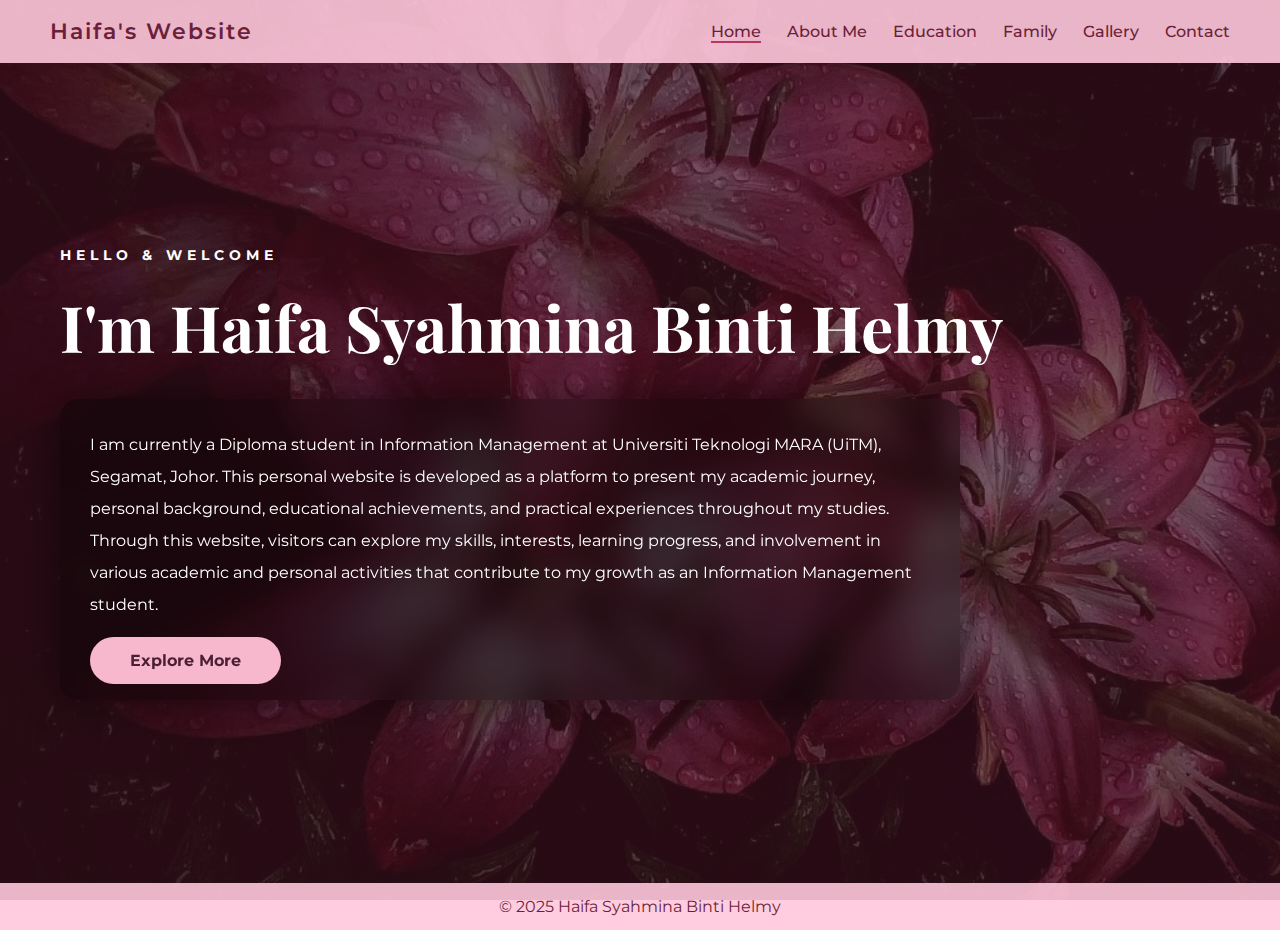
<file: Index.html>
<!DOCTYPE html>
<html lang="en">
<head>
  <meta charset="UTF-8">
  <title>Haifa's Website</title>

  <link href="https://fonts.googleapis.com/css2?family=Playfair+Display:wght@500;600;700&family=Montserrat:wght@400;500;600&display=swap" rel="stylesheet">
  <link rel="stylesheet" href="style.css">
</head>

<body>

<header class="header">
  <div class="logo">Haifa's Website</div>
  <nav class="nav">
    <a href="index.html" class="active">Home</a>
    <a href="aboutme.html">About Me</a>
    <a href="education.html">Education</a>
    <a href="family.html">Family</a>
    <a href="gallery.html">Gallery</a>
    <a href="contact.html">Contact</a>
  </nav>
</header>

<section class="hero">
  <div class="hero-content">

    <h5>HELLO & WELCOME</h5>

    <h1 class="name">
      I'm Haifa Syahmina Binti Helmy
    </h1>

    <div class="intro-box">
      <p>
        I am currently a Diploma student in Information Management at Universiti Teknologi MARA (UiTM),
        Segamat, Johor. This personal website is developed as a platform to present my academic journey,
        personal background, educational achievements, and practical experiences throughout my studies.
        Through this website, visitors can explore my skills, interests, learning progress, and involvement
        in various academic and personal activities that contribute to my growth as an Information
        Management student.
              </p>

      <a href="aboutme.html" class="btn">Explore More</a>
    </div>

  </div>
</section>

<footer class="footer">
  © 2025 Haifa Syahmina Binti Helmy
</footer>

</body>
</html>
</file>
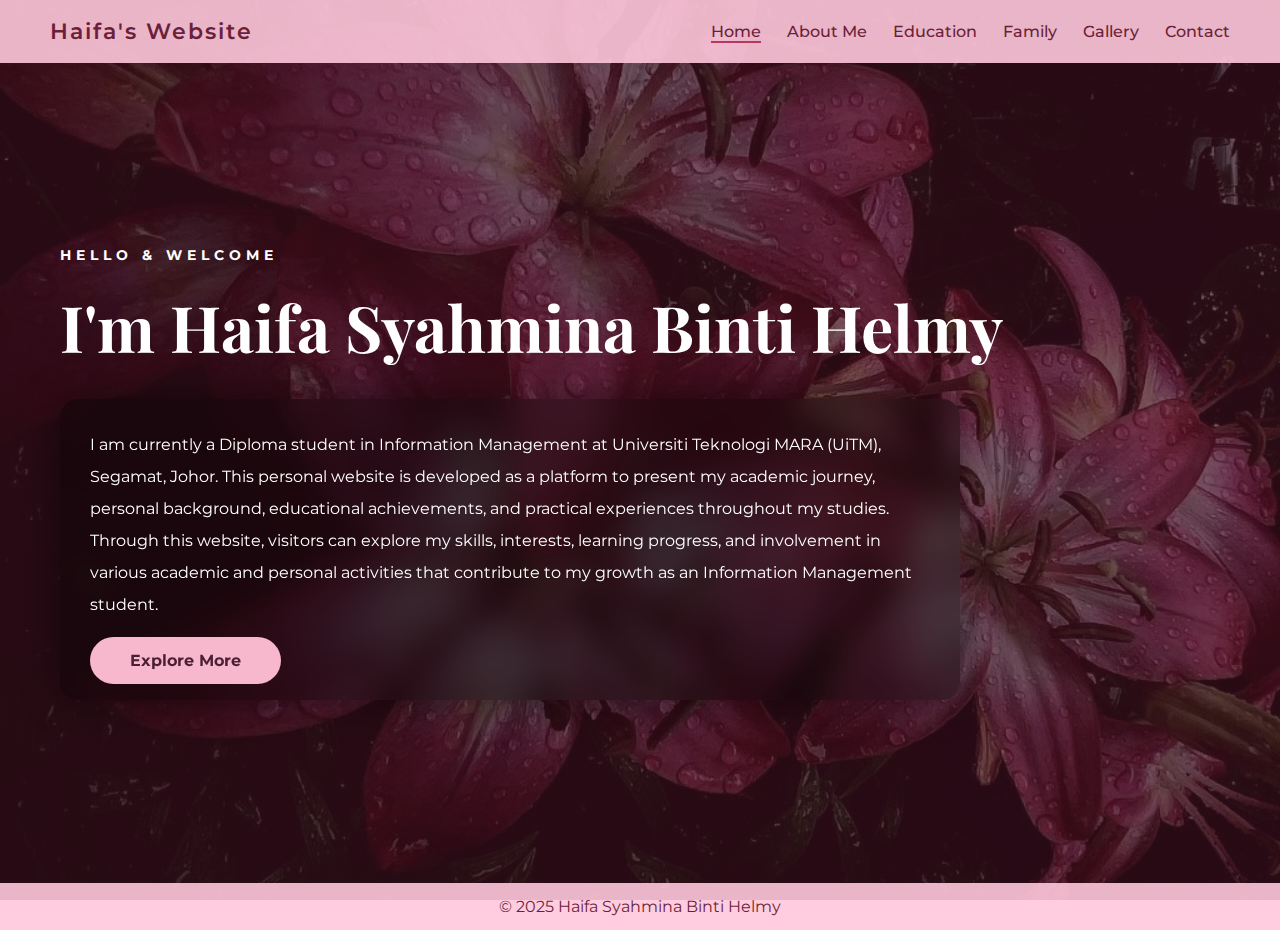
<file: index.html>
<!DOCTYPE html>
<html lang="en">
<head>
  <meta charset="UTF-8">
  <title>Haifa's Website</title>

  <link href="https://fonts.googleapis.com/css2?family=Playfair+Display:wght@500;600;700&family=Montserrat:wght@400;500;600&display=swap" rel="stylesheet">
  <link rel="stylesheet" href="style.css">
</head>

<body>

<header class="header">
  <div class="logo">Haifa's Website</div>
  <nav class="nav">
    <a href="index.html" class="active">Home</a>
    <a href="aboutme.html">About Me</a>
    <a href="education.html">Education</a>
    <a href="family.html">Family</a>
    <a href="gallery.html">Gallery</a>
    <a href="contact.html">Contact</a>
  </nav>
</header>

<section class="hero">
  <div class="hero-content">

    <h5>HELLO & WELCOME</h5>

    <h1 class="name">
      I'm Haifa Syahmina Binti Helmy
    </h1>

    <div class="intro-box">
      <p>
        I am currently a Diploma student in Information Management at Universiti Teknologi MARA (UiTM),
        Segamat, Johor. This personal website is developed as a platform to present my academic journey,
        personal background, educational achievements, and practical experiences throughout my studies.
        Through this website, visitors can explore my skills, interests, learning progress, and involvement
        in various academic and personal activities that contribute to my growth as an Information
        Management student.
              </p>

      <a href="aboutme.html" class="btn">Explore More</a>
    </div>

  </div>
</section>

<footer class="footer">
  © 2025 Haifa Syahmina Binti Helmy
</footer>

</body>
</html>
</file>
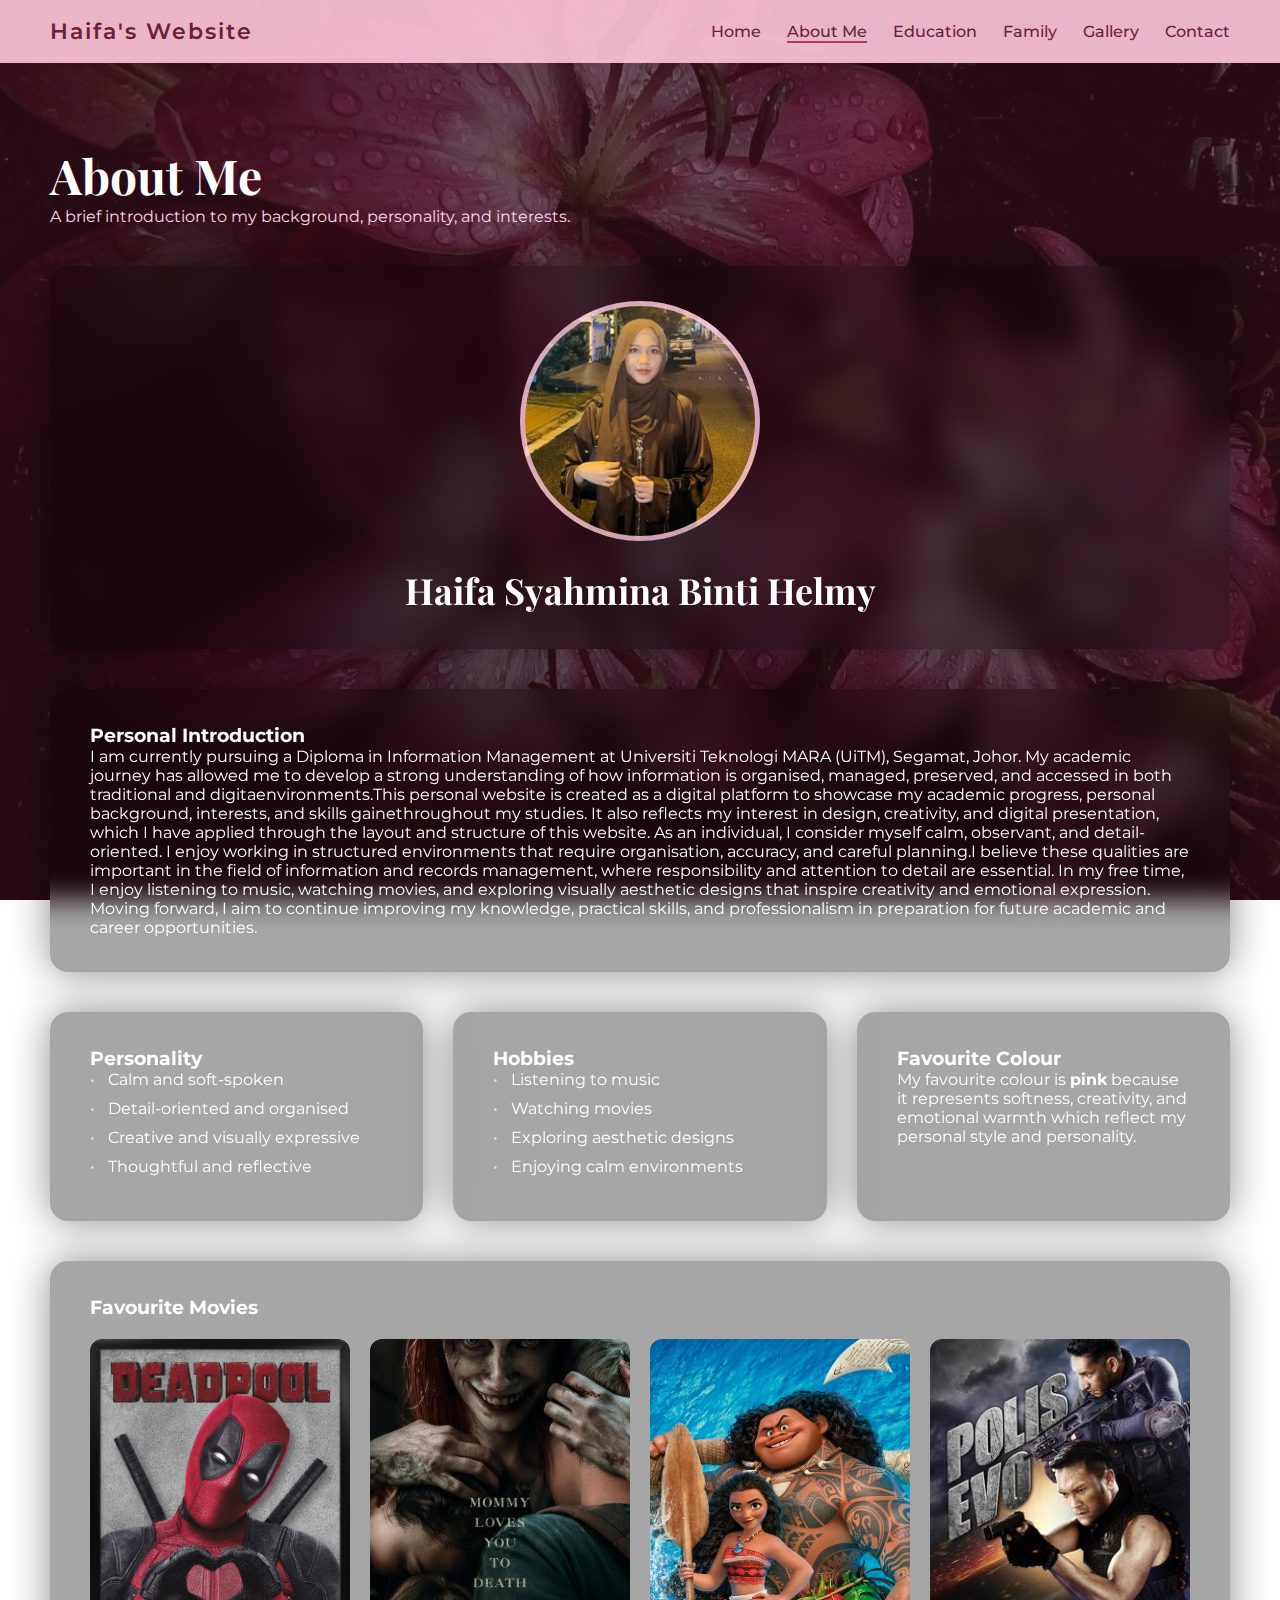
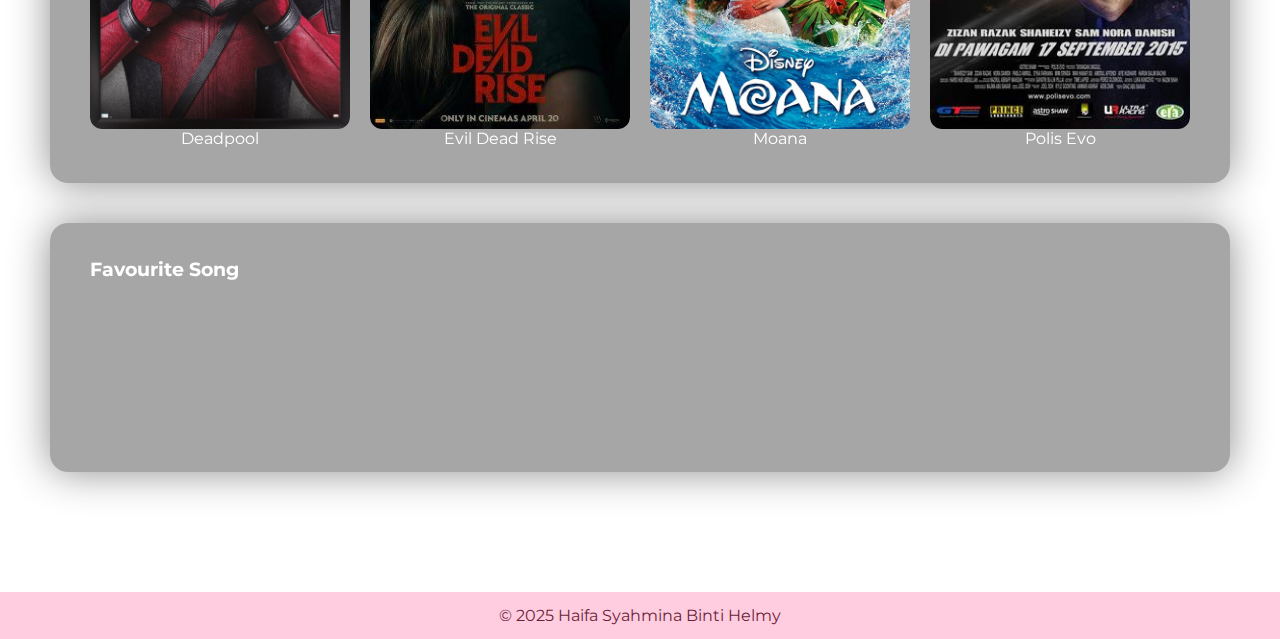
<file: aboutme.html>
<!DOCTYPE html>
<html lang="en">
<head>
  <meta charset="UTF-8">
  <title>About Me | Haifa's Website</title>

  <link href="https://fonts.googleapis.com/css2?family=Playfair+Display:wght@500;600;700&family=Montserrat:wght@400;500;600&display=swap" rel="stylesheet">
  <link rel="stylesheet" href="style.css">
</head>

<body class="fade-page about-bg">

<header class="header">
  <div class="logo">Haifa's Website</div>
  <nav class="nav">
    <a href="index.html">Home</a>
    <a href="aboutme.html" class="active">About Me</a>
    <a href="education.html">Education</a>
    <a href="family.html">Family</a>
    <a href="gallery.html">Gallery</a>
    <a href="contact.html">Contact</a>
  </nav>
</header>

<section class="index-bg">
<section class="about-section">

  <h1 class="page-title">About Me</h1>
  <p class="page-subtitle">
    A brief introduction to my background, personality, and interests.
  </p>

  <!-- PROFILE BOX -->
  <div class="glass-box">
    <div class="profile-wrapper">
      <div class="profile-circle"></div>
    </div>
    <div class="name-display">
      <h2>Haifa Syahmina Binti Helmy</h2>
    </div>
  </div>

  <!-- PERSONAL INTRODUCTION -->
  <div class="glass-box">
    <h3>Personal Introduction</h3>

    <p>
I am currently pursuing a Diploma in Information Management at Universiti Teknologi MARA (UiTM), Segamat, Johor. My academic journey has allowed me to develop a strong understanding of how information is organised, managed, preserved, and accessed in both traditional and digitaenvironments.This personal website is created as a digital platform to showcase my academic progress, personal background, interests, and skills gainethroughout my studies. It also reflects my interest in design, creativity, and digital presentation, which I have applied through the layout and structure of this website. As an individual, I consider myself calm, observant, and detail-oriented. I enjoy working in structured environments that require organisation, accuracy, and careful planning.I  believe these qualities are important in the field of information and records management, where responsibility and attention to detail are essential. In my free time, I enjoy listening to music, watching movies, and exploring visually aesthetic designs that inspire creativity and emotional expression. Moving forward, I aim to continue improving my knowledge, practical skills, and professionalism in preparation for future academic and career opportunities.
    </p>
  </div>

  <!-- INFO GRID -->
  <div class="about-grid">

    <div class="glass-box">
      <h3>Personality</h3>
      <ul class="info-list">
        <li>Calm and soft-spoken</li>
        <li>Detail-oriented and organised</li>
        <li>Creative and visually expressive</li>
        <li>Thoughtful and reflective</li>
      </ul>
    </div>

    <div class="glass-box">
      <h3>Hobbies</h3>
      <ul class="info-list">
        <li>Listening to music</li>
        <li>Watching movies</li>
        <li>Exploring aesthetic designs</li>
        <li>Enjoying calm environments</li>
      </ul>
    </div>

    <div class="glass-box">
      <h3>Favourite Colour</h3>
      <p>
        My favourite colour is <strong>pink</strong> because it represents
        softness, creativity, and emotional warmth which reflect my personal
        style and personality.
      </p>
    </div>

  </div>

  <!-- FAVOURITE MOVIES -->
  <div class="glass-box">
    <h3>Favourite Movies</h3>

    <div style="
      display:grid;
      grid-template-columns: repeat(auto-fit, minmax(140px, 1fr));
      gap:20px;
      margin-top:20px;
    ">

      <div style="text-align:center;">
        <div style="aspect-ratio:2/3; background:#ddd; border-radius:12px; overflow:hidden;">
          <img src="image/movie1.jpg" alt="Deadpool" style="width:100%; height:100%; object-fit:cover;">
        </div>
        <p>Deadpool</p>
      </div>

      <div style="text-align:center;">
        <div style="aspect-ratio:2/3; background:#ddd; border-radius:12px; overflow:hidden;">
          <img src="image/movie2.jpg" alt="Evil Dead Rise" style="width:100%; height:100%; object-fit:cover;">
        </div>
        <p>Evil Dead Rise</p>
      </div>

      <div style="text-align:center;">
        <div style="aspect-ratio:2/3; background:#ddd; border-radius:12px; overflow:hidden;">
          <img src="image/movie3.jpg" alt="Moana" style="width:100%; height:100%; object-fit:cover;">
        </div>
        <p>Moana</p>
      </div>

      <div style="text-align:center;">
        <div style="aspect-ratio:2/3; background:#ddd; border-radius:12px; overflow:hidden;">
          <img src="image/movie4.jpg" alt="Polis Evo" style="width:100%; height:100%; object-fit:cover;">
        </div>
        <p>Polis Evo</p>
      </div>

    </div>
  </div>

  <!-- FAVOURITE SONG -->
  <div class="glass-box">
    <h3>Favourite Song</h3>
    <iframe
      style="border-radius:12px"
      src="https://open.spotify.com/embed/track/6tDDoYIxWvMLTdKpjFkc1B"
      width="100%"
      height="152"
      frameborder="0"
      allow="autoplay; clipboard-write; encrypted-media; fullscreen; picture-in-picture"
      loading="lazy">
    </iframe>
  </div>

</section>

<footer class="footer">
  © 2025 Haifa Syahmina Binti Helmy
</footer>

</body>
</html>
</file>
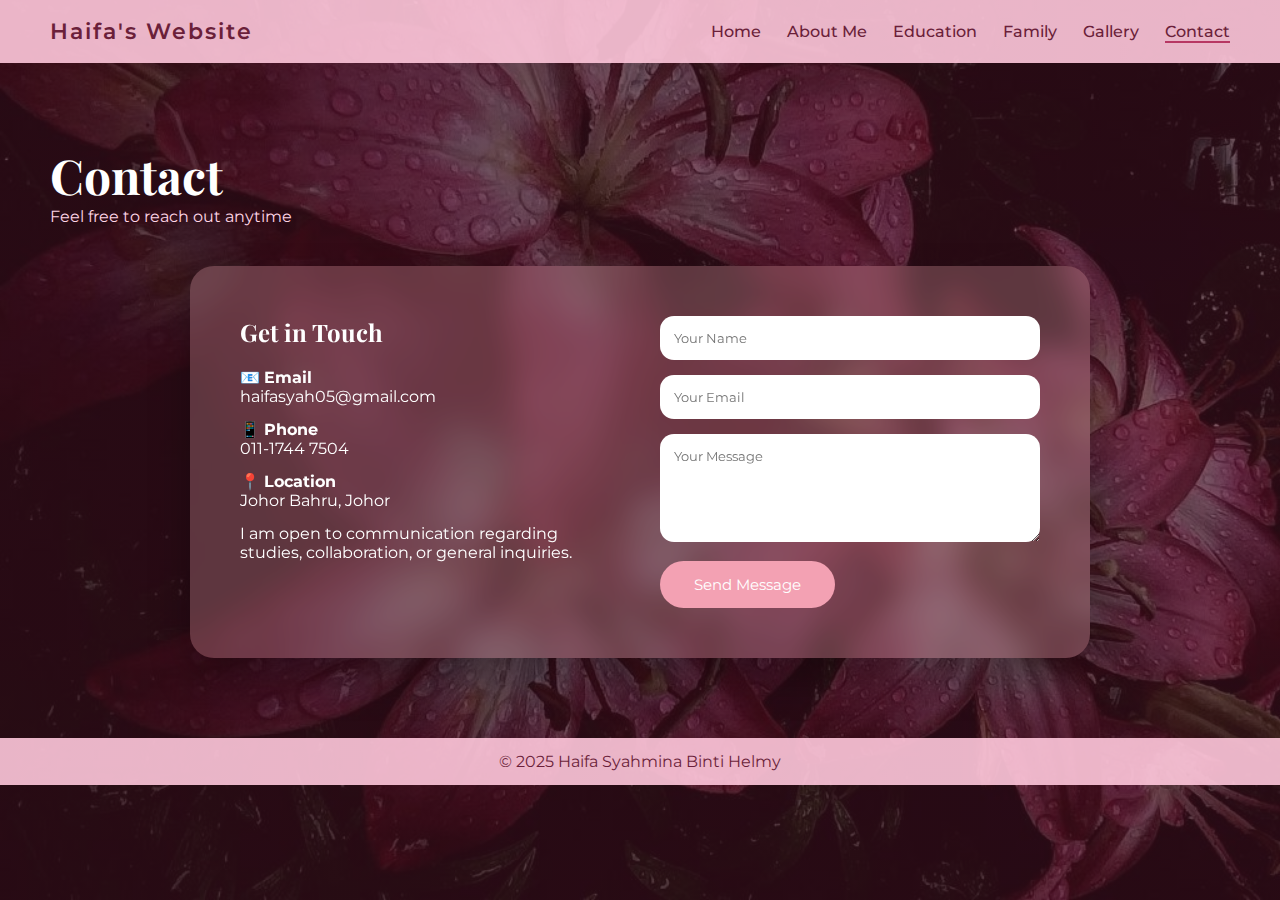
<file: contact.html>
<!DOCTYPE html>
<html lang="en">
<head>
  <meta charset="UTF-8">
  <title>Contact | Haifa's Website</title>

  <!-- GOOGLE FONTS -->
  <link href="https://fonts.googleapis.com/css2?family=Playfair+Display:wght@500;600;700&family=Montserrat:wght@400;500;600&display=swap" rel="stylesheet">

  <!-- MAIN CSS -->
  <link rel="stylesheet" href="style.css">

  <style>
    /* GLASS CONTACT BOX ONLY (NO BACKGROUND OVERRIDE) */
    .contact-box {
      max-width: 900px;
      margin: 0 auto;
      background: rgba(255, 182, 193, 0.25);
      backdrop-filter: blur(14px);
      -webkit-backdrop-filter: blur(14px);
      padding: 50px;
      border-radius: 24px;
      box-shadow: 0 20px 40px rgba(0,0,0,0.3);
    }

    .contact-grid {
      display: grid;
      grid-template-columns: 1fr 1fr;
      gap: 40px;
    }

    .contact-box h2 {
      font-family: 'Playfair Display', serif;
      margin-bottom: 20px;
    }

    .contact-box p {
      margin-bottom: 14px;
      font-family: 'Montserrat', sans-serif;
    }

    .contact-box input,
    .contact-box textarea {
      width: 100%;
      padding: 14px;
      margin-bottom: 15px;
      border-radius: 14px;
      border: none;
      outline: none;
      font-family: 'Montserrat', sans-serif;
    }

    .contact-box button {
      padding: 14px 34px;
      border: none;
      border-radius: 30px;
      background: #f3a1b3;
      color: #fff;
      font-size: 15px;
      font-family: 'Montserrat', sans-serif;
      cursor: pointer;
      transition: 0.3s;
    }

    .contact-box button:hover {
      background: #e88da3;
    }

    @media (max-width: 768px) {
      .contact-grid {
        grid-template-columns: 1fr;
      }

      .contact-box {
        padding: 30px;
      }
    }
  </style>
</head>

<body class="fade-page">

<!-- ================= HEADER ================= -->
<header class="header">
  <div class="logo">Haifa's Website</div>
  <nav class="nav">
    <a href="index.html">Home</a>
    <a href="aboutme.html">About Me</a>
    <a href="education.html">Education</a>
    <a href="family.html">Family</a>
    <a href="gallery.html">Gallery</a>
    <a href="contact.html" class="active">Contact</a>
  </nav>
</header>

<!-- ================= CONTACT SECTION ================= -->
<section class="about-section">

  <h1 class="page-title">Contact</h1>
  <p class="page-subtitle">Feel free to reach out anytime</p>

  <div class="contact-box">

    <div class="contact-grid">

      <!-- CONTACT INFO -->
      <div>
        <h2>Get in Touch</h2>

        <p>📧 <strong>Email</strong><br>haifasyah05@gmail.com</p>
        <p>📱 <strong>Phone</strong><br>011-1744 7504</p>
        <p>📍 <strong>Location</strong><br>Johor Bahru, Johor</p>

        <p>
          I am open to communication regarding studies, collaboration,
          or general inquiries.
        </p>
      </div>

      <!-- CONTACT FORM -->
      <div>
        <form action="mailto:haifasyah05@gmail.com" method="post" enctype="text/plain">

          <input type="text" name="Name" placeholder="Your Name" required>
          <input type="email" name="Email" placeholder="Your Email" required>
          <textarea name="Message" rows="5" placeholder="Your Message" required></textarea>

          <button type="submit">Send Message</button>

        </form>
      </div>

    </div>

  </div>

</section>

<!-- ================= FOOTER ================= -->
<footer class="footer">
  © 2025 Haifa Syahmina Binti Helmy
</footer>

</body>
</html>
</file>
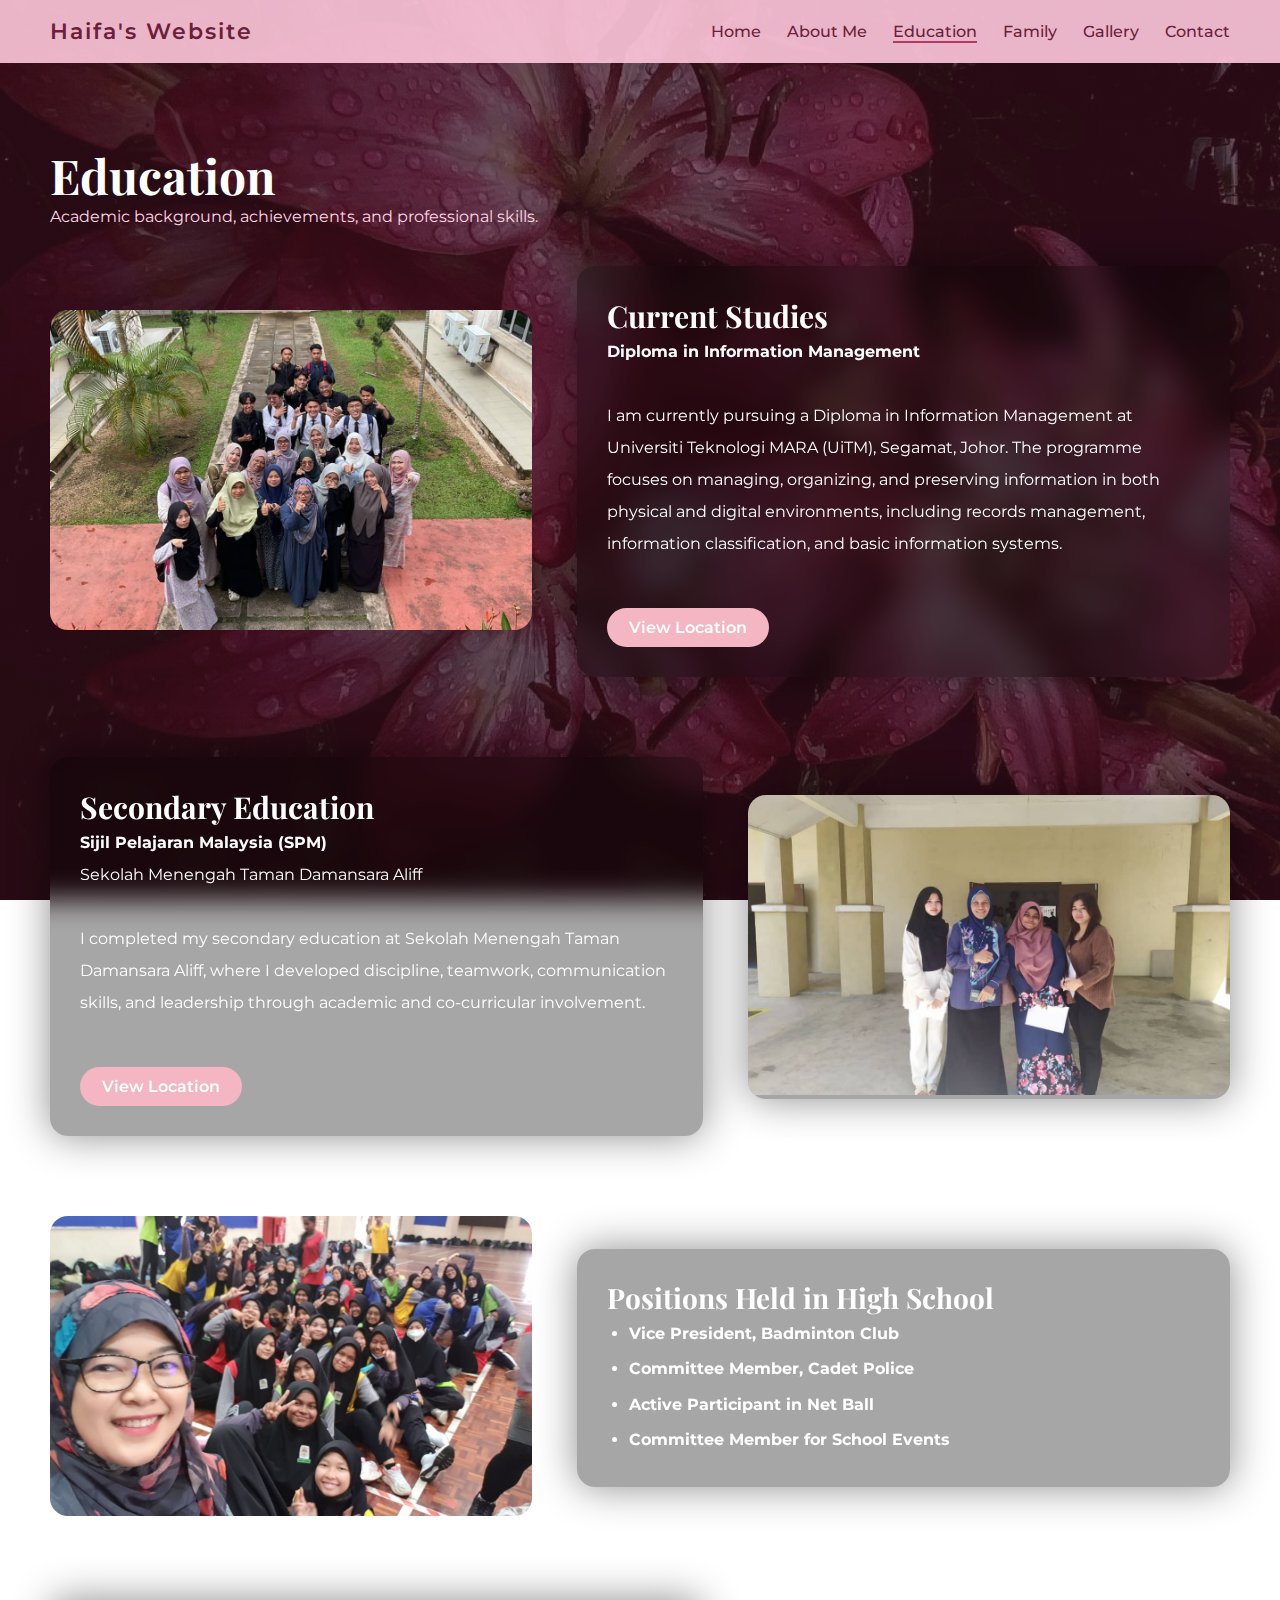
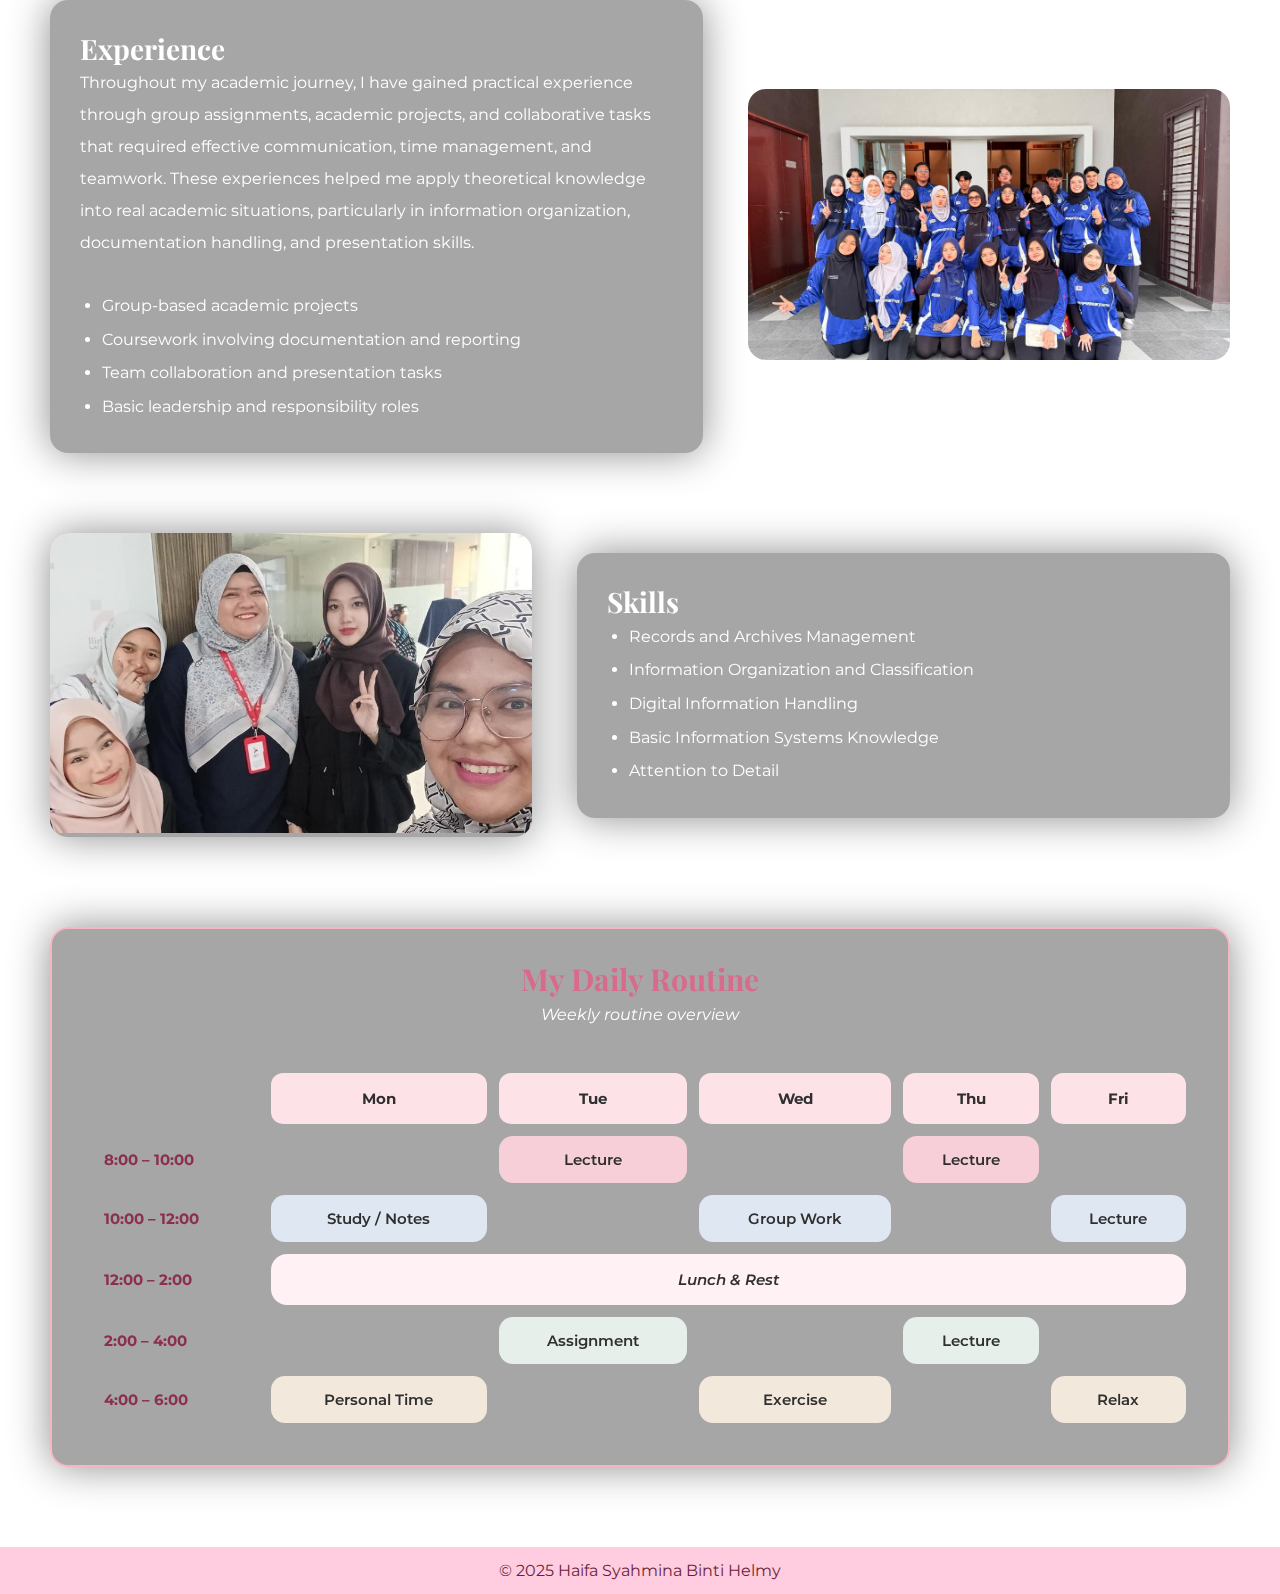
<file: education.html>
<!DOCTYPE html>
<html lang="en">
<head>
  <meta charset="UTF-8">
  <title>Education | Haifa's Website</title>

  <link href="https://fonts.googleapis.com/css2?family=Playfair+Display:wght@500;600;700&family=Montserrat:wght@400;500;600;700&display=swap" rel="stylesheet">
  <link rel="stylesheet" href="style.css">
</head>

<body class="fade-page">

<header class="header">
  <div class="logo">Haifa's Website</div>
  <nav class="nav">
    <a href="index.html">Home</a>
    <a href="aboutme.html">About Me</a>
    <a href="education.html" class="active">Education</a>
    <a href="family.html">Family</a>
    <a href="gallery.html">Gallery</a>
    <a href="contact.html">Contact</a>
  </nav>
</header>

<section class="about-section">

  <h1 class="page-title">Education</h1>
  <p class="page-subtitle">Academic background, achievements, and professional skills.</p>

  <!-- ================= CURRENT STUDIES ================= -->
  <div style="display:grid; grid-template-columns:0.85fr 1.15fr; gap:45px; align-items:center; margin-bottom:80px;">
    <div>
      <img src="image/study-aesthetic.jpg" alt="Study aesthetic"
        style="width:100%; max-height:320px; object-fit:cover; border-radius:18px;">
    </div>

    <div class="intro-box">
      <h2 style="font-family:'Playfair Display', serif; font-size:30px;">Current Studies</h2>
      <p style="line-height:2;">
        <strong>Diploma in Information Management</strong><br><br>
        I am currently pursuing a Diploma in Information Management at Universiti
        Teknologi MARA (UiTM), Segamat, Johor. The programme focuses on managing,
        organizing, and preserving information in both physical and digital
        environments, including records management, information classification,
        and basic information systems.
      </p>

      <a href="https://maps.google.com/?q=UiTM Segamat Johor" target="_blank"
         style="display:inline-block; margin-top:18px; padding:10px 22px;
         border-radius:25px; background:#f4b6c2; color:#fff;
         font-weight:600; text-decoration:none;">
        View Location
      </a>
    </div>
  </div>

  <!-- ================= SECONDARY EDUCATION ================= -->
  <div style="display:grid; grid-template-columns:1.15fr 0.85fr; gap:45px; align-items:center; margin-bottom:80px;">
    <div class="intro-box">
      <h2 style="font-family:'Playfair Display', serif; font-size:30px;">Secondary Education</h2>
      <p style="line-height:2;">
        <strong>Sijil Pelajaran Malaysia (SPM)</strong><br>
        Sekolah Menengah Taman Damansara Aliff<br><br>
        I completed my secondary education at Sekolah Menengah Taman Damansara
        Aliff, where I developed discipline, teamwork, communication skills,
        and leadership through academic and co-curricular involvement.
      </p>

      <a href="https://maps.google.com/?q=Sekolah Menengah Taman Damansara Aliff"
         target="_blank"
         style="display:inline-block; margin-top:18px; padding:10px 22px;
         border-radius:25px; background:#f4b6c2; color:#fff;
         font-weight:600; text-decoration:none;">
        View Location
      </a>
    </div>

    <div class="intro-box" style="padding:0; overflow:hidden;">
      <img src="image/study2.jpg" alt="Secondary education"
        style="width:100%; max-height:300px; object-fit:cover;">
    </div>
  </div>

  <!-- ================= POSITIONS HELD ================= -->
  <div style="display:grid; grid-template-columns:0.85fr 1.15fr; gap:45px; align-items:center; margin-bottom:80px;">
    <div>
      <img src="image/achievement-photo.jpg" alt="School activities"
        style="width:100%; max-height:300px; object-fit:cover; border-radius:18px;">
    </div>

    <div class="intro-box">
      <h2 style="font-family:'Playfair Display', serif; font-size:28px;">
        Positions Held in High School
      </h2>
      <ul style="line-height:2.2; margin-left:22px;">
        <li><strong>Vice President, Badminton Club</strong></li>
        <li><strong>Committee Member, Cadet Police</strong></li>
        <li><strong>Active Participant in Net Ball</strong></li>
        <li><strong>Committee Member for School Events</strong></li>
      </ul>
    </div>
  </div>

  <!-- ================= EXPERIENCE ================= -->
  <div style="display:grid; grid-template-columns:1.15fr 0.85fr; gap:45px; align-items:center; margin-bottom:80px;">
    <div class="intro-box">
      <h2 style="font-family:'Playfair Display', serif; font-size:28px;">
        Experience
      </h2>
      <p style="line-height:2;">
        Throughout my academic journey, I have gained practical experience
        through group assignments, academic projects, and collaborative tasks
        that required effective communication, time management, and teamwork.
        These experiences helped me apply theoretical knowledge into real
        academic situations, particularly in information organization,
        documentation handling, and presentation skills.
      </p>

      <ul style="line-height:2.1; margin-left:22px;">
        <li>Group-based academic projects</li>
        <li>Coursework involving documentation and reporting</li>
        <li>Team collaboration and presentation tasks</li>
        <li>Basic leadership and responsibility roles</li>
      </ul>
    </div>

    <div>
      <img src="image/experience.jpg" alt="Experience"
        style="width:100%; max-height:300px; object-fit:cover; border-radius:18px;">
    </div>
  </div>

  <!-- ================= SKILLS ================= -->
  <div style="display:grid; grid-template-columns:0.85fr 1.15fr; gap:45px; align-items:center; margin-bottom:90px;">
    <div class="intro-box" style="padding:0; overflow:hidden;">
      <img src="image/skills.jpg" alt="Skills"
        style="width:100%; max-height:300px; object-fit:cover;">
    </div>

    <div class="intro-box">
      <h2 style="font-family:'Playfair Display', serif; font-size:28px;">Skills</h2>
      <ul style="line-height:2.1; margin-left:22px;">
        <li>Records and Archives Management</li>
        <li>Information Organization and Classification</li>
        <li>Digital Information Handling</li>
        <li>Basic Information Systems Knowledge</li>
        <li>Attention to Detail</li>
      </ul>
    </div>
  </div>

<!-- ================= DAILY ROUTINE ================= -->
<div class="intro-box" style="max-width:100%; border:2px solid #f4b6c2; margin-top:90px;">

  <h2 style="font-family:'Playfair Display', serif; font-size:30px; text-align:center; color:#d86a8c;">
    My Daily Routine
  </h2>

  <p style="text-align:center; font-style:italic; margin-bottom:30px;">
    Weekly routine overview
  </p>

  <table style="
    width:100%;
    border-collapse:separate;
    border-spacing:12px;
    font-family:'Montserrat', sans-serif;
    text-align:center;
    font-size:15px;
    font-weight:600;
    color:#2f2f2f;
  ">

    <tr>
      <th></th>
      <th style="background:#fde2e8; padding:16px; border-radius:12px; font-weight:700;">Mon</th>
      <th style="background:#fde2e8; padding:16px; border-radius:12px; font-weight:700;">Tue</th>
      <th style="background:#fde2e8; padding:16px; border-radius:12px; font-weight:700;">Wed</th>
      <th style="background:#fde2e8; padding:16px; border-radius:12px; font-weight:700;">Thu</th>
      <th style="background:#fde2e8; padding:16px; border-radius:12px; font-weight:700;">Fri</th>
    </tr>

    <tr>
      <th style="text-align:left; padding-left:10px; color:#8b2f4c; font-weight:700;">8:00 – 10:00</th>
      <td></td>
      <td style="background:#f7cfd9; border-radius:14px; padding:14px;">Lecture</td>
      <td></td>
      <td style="background:#f7cfd9; border-radius:14px; padding:14px;">Lecture</td>
      <td></td>
    </tr>

    <tr>
      <th style="text-align:left; padding-left:10px; color:#8b2f4c; font-weight:700;">10:00 – 12:00</th>
      <td style="background:#dfe7f2; border-radius:14px; padding:14px;">Study / Notes</td>
      <td></td>
      <td style="background:#dfe7f2; border-radius:14px; padding:14px;">Group Work</td>
      <td></td>
      <td style="background:#dfe7f2; border-radius:14px; padding:14px;">Lecture</td>
    </tr>

    <tr>
      <th style="text-align:left; padding-left:10px; color:#8b2f4c; font-weight:700;">12:00 – 2:00</th>
      <td colspan="5" style="background:#fff1f4; border-radius:16px; padding:16px; font-style:italic;">
        Lunch & Rest
      </td>
    </tr>

    <tr>
      <th style="text-align:left; padding-left:10px; color:#8b2f4c; font-weight:700;">2:00 – 4:00</th>
      <td></td>
      <td style="background:#e6efe9; border-radius:14px; padding:14px;">Assignment</td>
      <td></td>
      <td style="background:#e6efe9; border-radius:14px; padding:14px;">Lecture</td>
      <td></td>
    </tr>

    <tr>
      <th style="text-align:left; padding-left:10px; color:#8b2f4c; font-weight:700;">4:00 – 6:00</th>
      <td style="background:#f3e8dc; border-radius:14px; padding:14px;">Personal Time</td>
      <td></td>
      <td style="background:#f3e8dc; border-radius:14px; padding:14px;">Exercise</td>
      <td></td>
      <td style="background:#f3e8dc; border-radius:14px; padding:14px;">Relax</td>
    </tr>

  </table>

</section>

<footer class="footer">
  © 2025 Haifa Syahmina Binti Helmy
</footer>

</body>
</html>
</file>
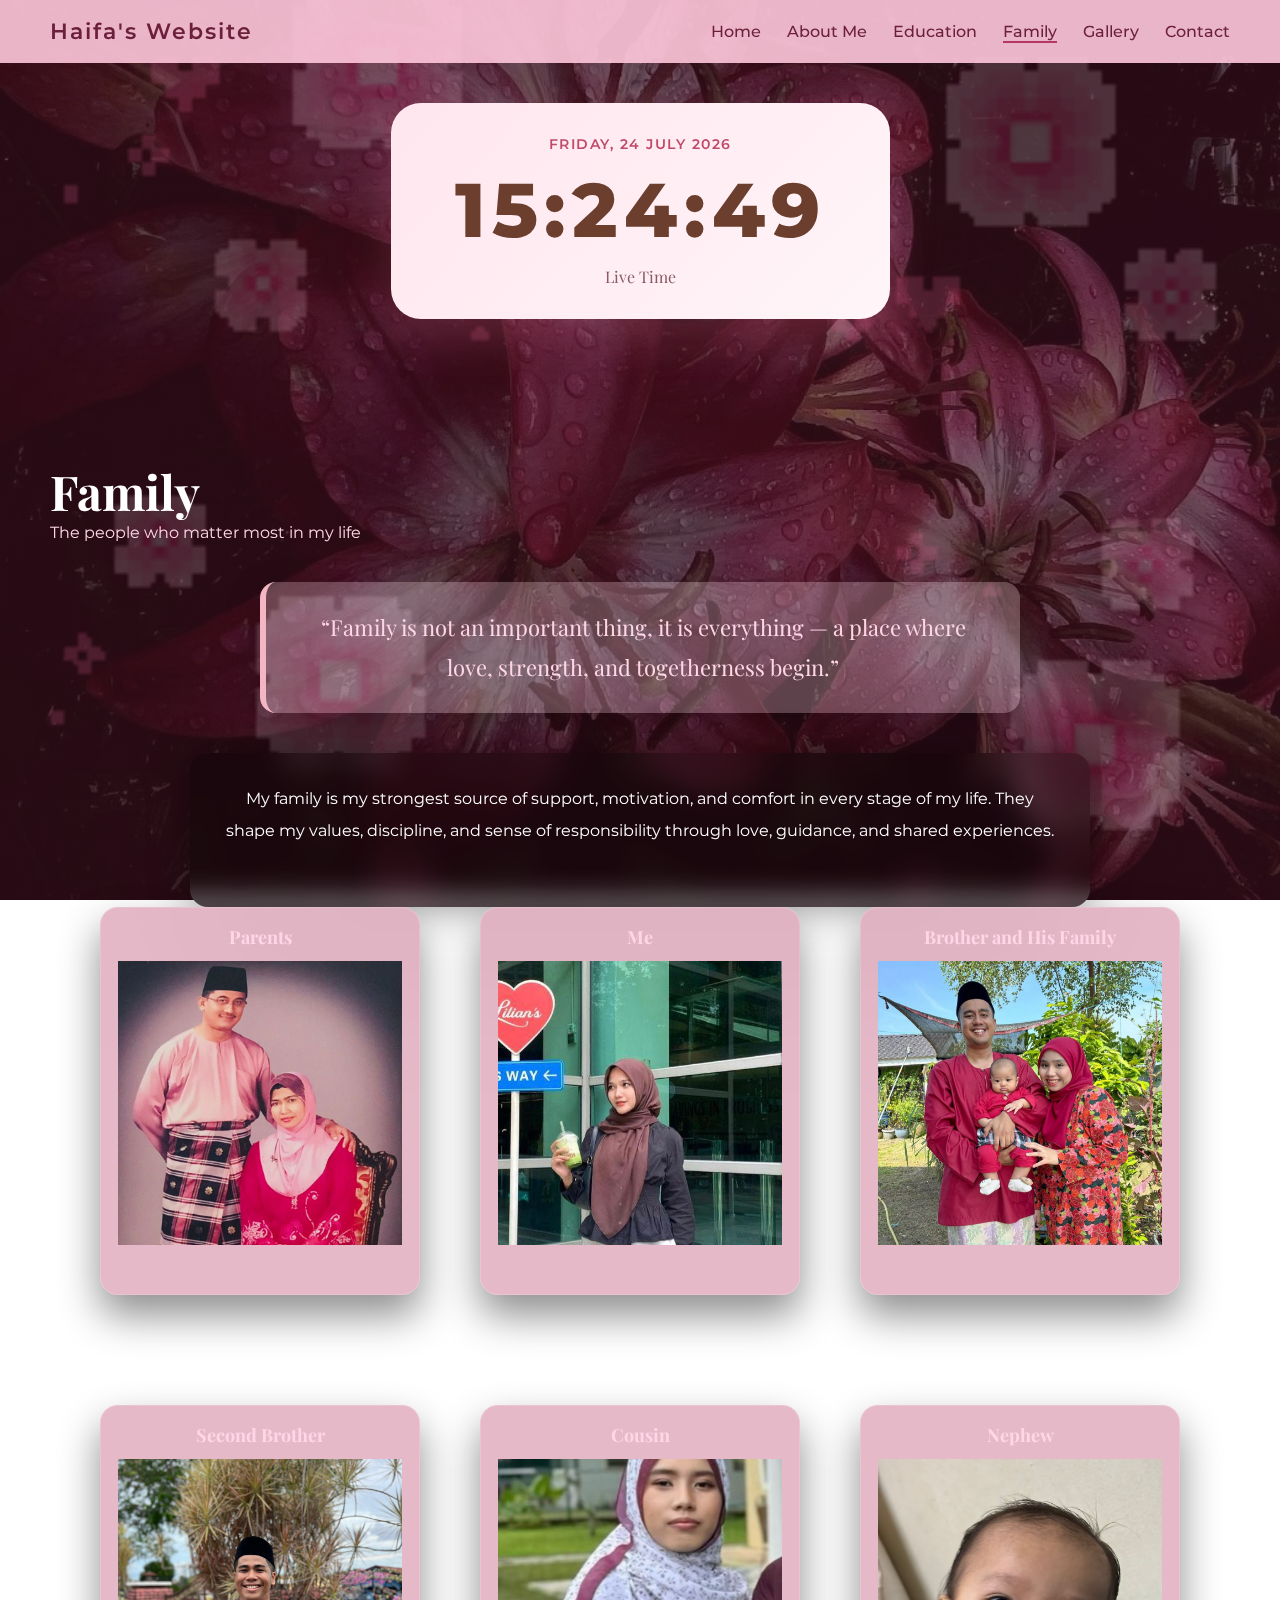
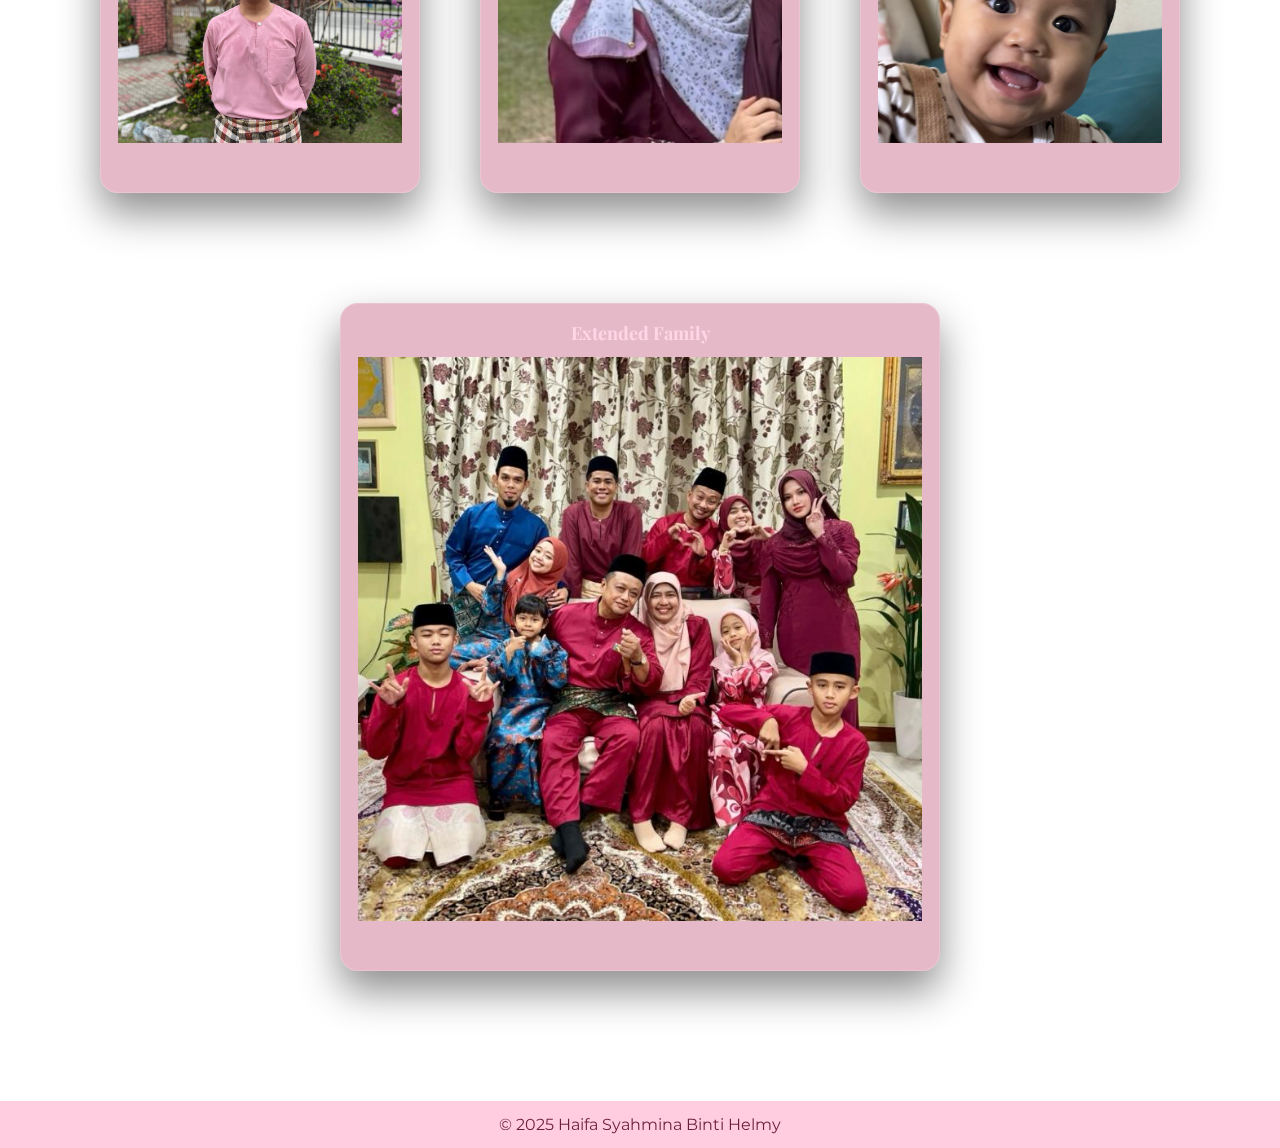
<file: family.html>
<!DOCTYPE html>
<html lang="en">
<head>
  <meta charset="UTF-8">
  <title>Family | Haifa's Website</title>

  <link href="https://fonts.googleapis.com/css2?family=Playfair+Display:wght@600;700&family=Montserrat:wght@400;500;600;700;800&display=swap" rel="stylesheet">
  <link rel="stylesheet" href="style.css">

  <style>
    /* 🌸 FULL PAGE FLOWER GIF BACKGROUND */
    .flower-bg {
      position: fixed;
      top: 0;
      left: 0;
      width: 100vw;
      height: 100vh;
      background: url("image/flower.gif") center / cover no-repeat;
      opacity: 0.18;
      z-index: -1;
      pointer-events: none;
    }

    /* ✅ ENSURE SPACE FOR EACH POLAROID */
    .polaroid {
      margin-bottom: 50px;   /* vertical spacing */
    }
  </style>
</head>

<body class="fade-page">

<div class="flower-bg"></div>

<header class="header">
  <div class="logo">Haifa's Website</div>
  <nav class="nav">
    <a href="index.html">Home</a>
    <a href="aboutme.html">About Me</a>
    <a href="education.html">Education</a>
    <a href="family.html" class="active">Family</a>
    <a href="gallery.html">Gallery</a>
    <a href="contact.html">Contact</a>
  </nav>
</header>

<!-- ===== LIVE CLOCK ===== -->
<div style="display:flex; justify-content:center; margin:40px 0 60px;">
  <div style="
    background:linear-gradient(135deg, #ffe6ee, #fff5f8);
    border-radius:30px;
    padding:32px 64px;
    box-shadow:0 18px 45px rgba(216,106,140,0.25);
    text-align:center;
  ">
    <div id="liveDate" style="
      font-family:'Montserrat', sans-serif;
      font-size:14px;
      font-weight:600;
      color:#c04a6a;
      letter-spacing:1.5px;
      margin-bottom:10px;
      text-transform:uppercase;
    ">Loading date...</div>

    <div id="liveClock" style="
      font-family:'Montserrat', sans-serif;
      font-size:76px;
      font-weight:800;
      color:#6b3e2e;
      letter-spacing:6px;
    ">00:00:00</div>

    <div style="
      margin-top:10px;
      font-family:'Playfair Display', serif;
      font-size:16px;
      color:#8a5a66;
    ">Live Time</div>
  </div>
</div>

<section class="about-section">

  <h1 class="page-title">Family</h1>
  <p class="page-subtitle">The people who matter most in my life</p>

  <!-- ===== QUOTE ===== -->
  <div style="
    max-width:760px;
    margin:0 auto 40px;
    padding:26px 38px;
    text-align:center;
    border-left:6px solid #f4b6c2;
    background:rgba(255,230,238,0.25);
    border-radius:16px;
    box-shadow:0 12px 35px rgba(0,0,0,0.25);
  ">
    <p style="
      font-family:'Playfair Display', serif;
      font-size:22px;
      color:#ffd6e5;
      line-height:1.8;
    ">
      “Family is not an important thing, it is everything — a place where love,
      strength, and togetherness begin.”
    </p>
  </div>

  <!-- ===== DESCRIPTION ===== -->
  <div class="intro-box" style="
    margin-bottom:60px;
    text-align:center;
    max-width:900px;
    margin:0 auto;
  ">
    <p style="line-height:2;">
      My family is my strongest source of support, motivation, and comfort in
      every stage of my life. They shape my values, discipline, and sense of
      responsibility through love, guidance, and shared experiences.
    </p>
  </div>

  <!-- ===== POLAROIDS (SPACED) ===== -->
  <div style="
    display:flex;
    gap:60px;                /* horizontal spacing */
    row-gap:60px;            /* vertical spacing */
    justify-content:center;
    align-items:flex-start;
    flex-wrap:wrap;
  ">

    <div class="polaroid">
      <div class="polaroid-title">Parents</div>
      <div class="polaroid-img"><img src="image/parents.jpg"></div>
    </div>

    <div class="polaroid">
      <div class="polaroid-title">Me</div>
      <div class="polaroid-img"><img src="image/me.jpg"></div>
    </div>

    <div class="polaroid">
      <div class="polaroid-title">Brother and His Family</div>
      <div class="polaroid-img"><img src="image/family2.jpg"></div>
    </div>

    <div class="polaroid">
      <div class="polaroid-title">Second Brother</div>
      <div class="polaroid-img"><img src="image/family5.jpg"></div>
    </div>

    <div class="polaroid">
      <div class="polaroid-title">Cousin</div>
      <div class="polaroid-img"><img src="image/cousin.jpg"></div>
    </div>

    <div class="polaroid">
      <div class="polaroid-title">Nephew</div>
      <div class="polaroid-img"><img src="image/nephew.jpg"></div>
    </div>

    <div class="polaroid" style="width:600px;">
      <div class="polaroid-title">Extended Family</div>
      <div class="polaroid-img">
        <img src="image/extended-family.jpg"
             style="width:100%; height:100%; object-fit:cover;">
      </div>
    </div>

  </div>

</section>

<footer class="footer">
  © 2025 Haifa Syahmina Binti Helmy
</footer>

<script>
  function updateClock() {
    const now = new Date();
    document.getElementById('liveClock').textContent =
      now.toLocaleTimeString('en-GB');
    document.getElementById('liveDate').textContent =
      now.toLocaleDateString('en-GB', {
        weekday:'long', day:'2-digit', month:'long', year:'numeric'
      });
  }
  updateClock();
  setInterval(updateClock, 1000);
</script>

</body>
</html>
</file>
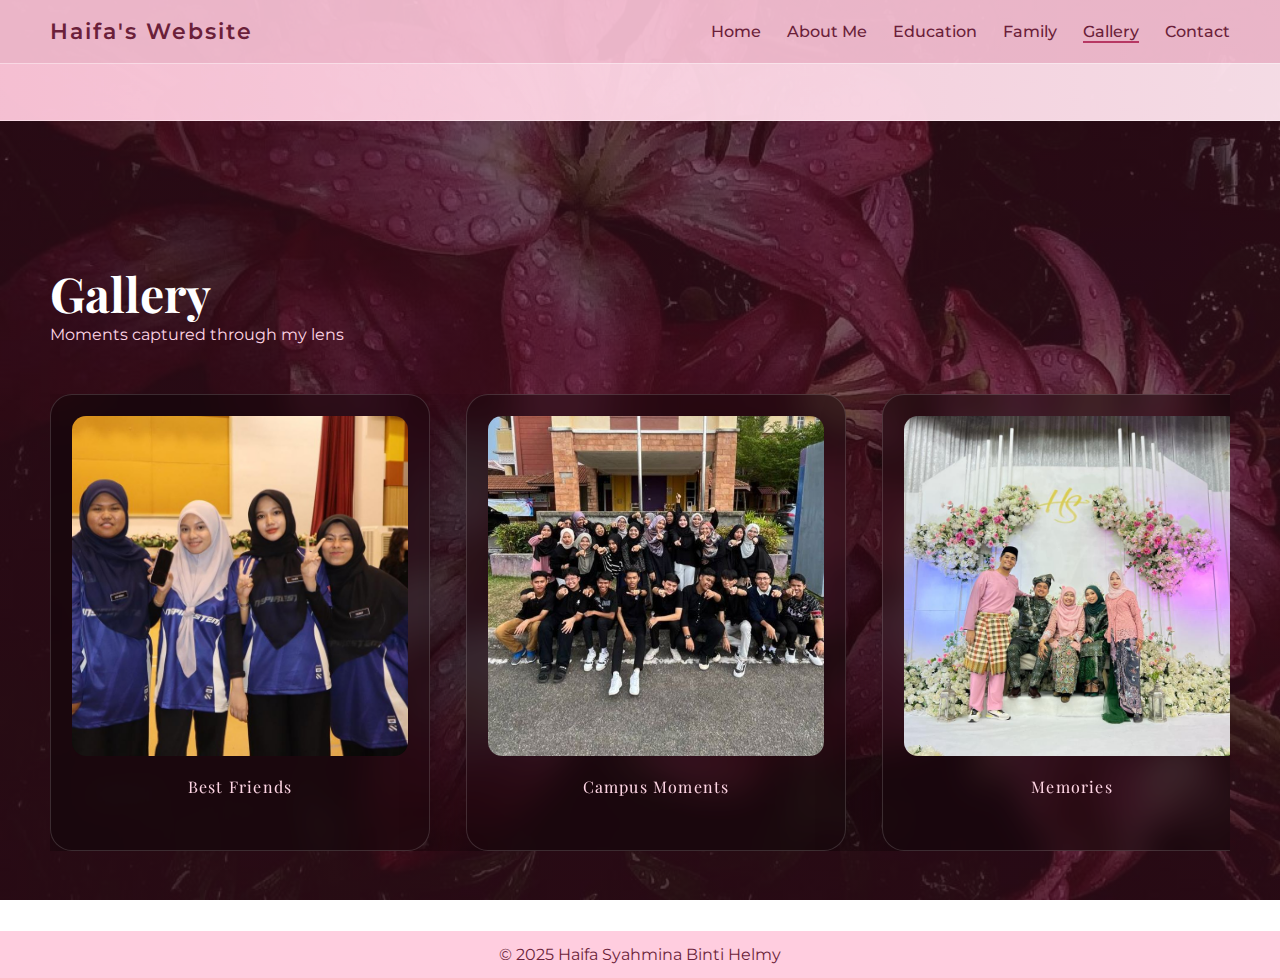
<file: gallery.html>
<!DOCTYPE html>
<html lang="en">
<head>
  <meta charset="UTF-8">
  <title>Gallery | Haifa's Website</title>

  <!-- GOOGLE FONTS -->
  <link href="https://fonts.googleapis.com/css2?family=Playfair+Display:wght@500;600;700&family=Montserrat:wght@400;500;600&display=swap" rel="stylesheet">

  <!-- MAIN CSS -->
  <link rel="stylesheet" href="style.css">

  <!-- EXTRA GALLERY STYLE -->
  <style>
    /* ===== SCROLLING GALLERY BANNER ===== */
    .scroll-banner {
      width: 100%;
      overflow: hidden;
      background: linear-gradient(
        90deg,
        rgba(255,200,220,0.95),
        rgba(255,230,240,0.95)
      );
      padding: 16px 0;
      margin-bottom: 60px;
    }

    .scroll-track {
      display: inline-flex;
      gap: 40px;
      white-space: nowrap;
      padding-left: 100%;
      animation: scrollText 28s linear infinite;
    }

    .scroll-track span {
      font-family: "Playfair Display", serif;
      font-size: 18px;
      letter-spacing: 3px;
      color: #6b1f3a;
    }

    .divider {
      margin: 0 28px;
      opacity: 0.6;
    }

    @keyframes scrollText {
      from { transform: translateX(0); }
      to { transform: translateX(-100%); }
    }

    /* ===== CAMERA ROLL GALLERY ===== */
    .gallery-wrapper {
      overflow: hidden;
      margin-top: 50px;
    }

    .film-strip-container {
      display: flex;
      width: 200%;
    }

    .film-strip {
      display: flex;
      gap: 36px;
      animation: roll 40s linear infinite;
      width: max-content;
    }

    /* 🔥 BIGGER FRAME */
    .film-frame {
      width: 380px;
      padding: 22px 22px 54px;
      border-radius: 22px;

      background: rgba(0,0,0,0.35);
      backdrop-filter: blur(16px);
      -webkit-backdrop-filter: blur(16px);

      box-shadow:
        0 24px 55px rgba(0,0,0,0.55),
        inset 0 0 0 1px rgba(255,255,255,0.15);
    }

    /* 🔥 BIGGER IMAGE */
    .film-frame img {
      width: 100%;
      height: 340px;
      object-fit: cover;
      border-radius: 14px;
    }

    .film-caption {
      text-align: center;
      margin-top: 16px;
      font-family: "Playfair Display", serif;
      font-size: 16px;
      color: #ffd6e5;
      letter-spacing: 1.2px;
    }

    @keyframes roll {
      from { transform: translateX(0); }
      to { transform: translateX(-50%); }
    }

    .gallery-wrapper:hover .film-strip {
      animation-play-state: paused;
    }
  </style>
</head>

<body class="fade-page">

<!-- ================= HEADER ================= -->
<header class="header">
  <div class="logo">Haifa's Website</div>
  <nav class="nav">
    <a href="index.html">Home</a>
    <a href="aboutme.html">About Me</a>
    <a href="education.html">Education</a>
    <a href="family.html">Family</a>
    <a href="gallery.html" class="active">Gallery</a>
    <a href="contact.html">Contact</a>
  </nav>
</header>

<!-- ===== SCROLLING BANNER ===== -->
<div class="scroll-banner">
  <div class="scroll-track">
    <span>✦ welcome to my gallery ✦</span>
    <span>where memories are cherished</span>
    <span>and relished for eternity</span>

    <span class="divider">•</span>

    <span>calm days</span>

    <span class="divider">•</span>

    <span>daily events</span>

    <span class="divider">•</span>

    <span>✦ welcome to my gallery ✦</span>
    <span>where memories are cherished</span>
    <span>and relished for eternity</span>
  </div>
</div>

<!-- ================= GALLERY ================= -->
<section class="about-section">

  <h1 class="page-title">Gallery</h1>
  <p class="page-subtitle">Moments captured through my lens</p>

  <div class="gallery-wrapper">
    <div class="film-strip-container">

      <!-- STRIP 1 -->
      <div class="film-strip">
        <div class="film-frame">
          <img src="image/gallery1.jpg">
          <div class="film-caption">Best Friends</div>
        </div>
        <div class="film-frame">
          <img src="image/gallery2.jpg">
          <div class="film-caption">Campus Moments</div>
        </div>
        <div class="film-frame">
          <img src="image/gallery3.jpg">
          <div class="film-caption">Memories</div>
        </div>
        <div class="film-frame">
          <img src="image/gallery4.jpg">
          <div class="film-caption">Friends</div>
        </div>
        <div class="film-frame">
          <img src="image/gallery5.jpg">
          <div class="film-caption">Hangouts</div>
        </div>
      </div>

      <!-- STRIP 2 (duplicate) -->
      <div class="film-strip">
        <div class="film-frame">
          <img src="image/gallery1.jpg">
          <div class="film-caption">Best Friends</div>
        </div>
        <div class="film-frame">
          <img src="image/gallery2.jpg">
          <div class="film-caption">Campus Moments</div>
        </div>
        <div class="film-frame">
          <img src="image/gallery3.jpg">
          <div class="film-caption">Memories</div>
        </div>
        <div class="film-frame">
          <img src="image/gallery4.jpg">
          <div class="film-caption">Friends</div>
        </div>
        <div class="film-frame">
          <img src="image/gallery5.jpg">
          <div class="film-caption">Hangouts</div>
        </div>
      </div>

    </div>
  </div>

</section>

<!-- ================= FOOTER ================= -->
<footer class="footer">
  © 2025 Haifa Syahmina Binti Helmy
</footer>

</body>
</html>
</file>
<file: style.css>
/* ================= RESET ================= */
* {
  margin: 0;
  padding: 0;
  box-sizing: border-box;
}

/* ================= BODY ================= */
body {
  font-family: "Montserrat", sans-serif;
  color: #ffffff;
  background-image:
    linear-gradient(rgba(60,15,30,0.65), rgba(60,15,30,0.65)),
    url("image/mybg.jpg");
  background-size: cover;
  background-position: center;
  background-attachment: fixed;
}

/* ================= PAGE TRANSITION ================= */
.fade-page {
  animation: fadeIn 1s ease forwards;
}

@keyframes fadeIn {
  from { opacity: 0; transform: translateY(16px); }
  to { opacity: 1; transform: translateY(0); }
}

/* ================= HEADER ================= */
.header {
  background-color: rgba(255,200,220,0.9);
  padding: 18px 50px;
  display: flex;
  justify-content: space-between;
  align-items: center;
}

.logo {
  font-size: 22px;
  font-weight: 600;
  letter-spacing: 2px;
  color: #6b1f3a;
}

.nav a {
  margin-left: 22px;
  text-decoration: none;
  color: #6b1f3a;
  font-weight: 500;
}

.nav a.active {
  border-bottom: 2px solid #b73763;
}

/* ================= INDEX ================= */
.hero {
  height: calc(100vh - 80px);
  display: flex;
  align-items: center;
  padding-left: 60px;
}

.hero-content {
  max-width: 1100px;
}

.hero-content h5 {
  font-size: 14px;
  letter-spacing: 5px;
  margin-bottom: 20px;
}

.name {
  font-family: "Playfair Display", serif;
  font-size: 64px;
  margin-bottom: 30px;
}

/* ================= HERO GLASS ================= */
.intro-box {
  max-width: 900px;
  padding: 30px;
  border-radius: 18px;
  background: rgba(0,0,0,0.35);
  backdrop-filter: blur(14px);
  -webkit-backdrop-filter: blur(14px);
  box-shadow: 0 0 40px rgba(0,0,0,0.45);
}

.intro-box p {
  line-height: 2;
  margin-bottom: 30px;
}

/* Button */
.btn {
  padding: 14px 40px;
  border-radius: 30px;
  background: #f7b7cc;
  color: #4b1f33;
  text-decoration: none;
  font-weight: bold;
}

/* ================= ABOUT ME ================= */
.about-section {
  padding: 80px 50px;
}

.page-title {
  font-family: "Playfair Display", serif;
  font-size: 48px;
}

.page-subtitle {
  color: #ffd6e5;
  margin-bottom: 40px;
}

/* ================= GLASS BOX ================= */
.glass-box {
  background: rgba(0, 0, 0, 0.35);
  backdrop-filter: blur(14px);
  -webkit-backdrop-filter: blur(14px);
  border-radius: 18px;
  padding: 35px 40px;
  margin-bottom: 40px;
  box-shadow: 0 0 40px rgba(0,0,0,0.45);
}

/* Profile */
.profile-wrapper {
  display: flex;
  justify-content: center;
  margin-bottom: 25px;
}

.profile-circle {
  width: 240px;
  height: 240px;
  border-radius: 50%;
  border: 5px solid rgba(255,200,220,0.8);
  background: rgba(255,255,255,0.1);
}

.name-display {
  text-align: center;
}

.name-display h2 {
  font-family: "Playfair Display", serif;
  font-size: 36px;
}

/* About grid */
.about-grid {
  display: grid;
  grid-template-columns: repeat(3, 1fr);
  gap: 30px;
}

.info-list {
  list-style: none;
}

.info-list li {
  margin-bottom: 10px;
  padding-left: 18px;
  position: relative;
}

.info-list li::before {
  content: "•";
  position: absolute;
  left: 0;
  color: #ffd6e5;
}

/* ================= FOOTER ================= */
.footer {
  background-color: rgba(255,200,220,0.9);
  text-align: center;
  padding: 14px;
  color: #6b1f3a;
}

/* ================= RESPONSIVE ================= */
@media (max-width: 900px) {
  .about-grid {
    grid-template-columns: 1fr;
  }

  .hero {
    padding-left: 30px;
  }
}

/* ================= FAMILY POLAROID ================= */

.polaroid {
  width: 320px;
  padding: 18px 18px 50px;
  border-radius: 18px;
  background: rgba(183, 55, 99, 0.35);
  backdrop-filter: blur(80px);
  -webkit-backdrop-filter: blur(80px);
  box-shadow:
    0 20px 40px rgba(0,0,0,0.45),
    inset 0 0 0 1px rgba(255,255,255,0.15);
  transition: transform 0.3s ease, box-shadow 0.3s ease;
}

.polaroid:hover {
  transform: translateY(-4px);
}

.polaroid-title {
  text-align: center;
  font-family: "Playfair Display", serif;
  font-size: 18px;
  font-weight: 700;
  color: #ffd6e5;
  margin-bottom: 12px;
}

.polaroid-img {
  aspect-ratio: 1 / 1;
  overflow: hidden;
}

.polaroid-img img {
  width: 100%;
  height: 100%;
  object-fit: cover;
}

/* ================================================= */
/* ============ ADDITION REQUESTED ================= */
/* ================================================= */

/* PROFILE IMAGE INSIDE CIRCLE */
.profile-circle {
  background-image: url("image/profile.jpg");
  background-size: cover;
  background-position: center;
  background-repeat: no-repeat;
}
/* ===== SCROLLING GALLERY BANNER ===== */

.scroll-banner {
  width: 100%;
  overflow: hidden;
  background: linear-gradient(
    90deg,
    rgba(255,200,220,0.95),
    rgba(255,230,240,0.95)
  );
  padding: 16px 0;
  margin-bottom: 40px;
  border-top: 1px solid rgba(255,255,255,0.4);
  border-bottom: 1px solid rgba(255,255,255,0.4);
}

.scroll-track {
  display: inline-flex;
  gap: 48px;
  white-space: nowrap;
  padding-left: 100%;
  animation: scrollText 26s linear infinite;
}

.scroll-track span {
  font-family: "Playfair Display", serif;
  font-size: 20px;
  letter-spacing: 3px;
  color: #6b1f3a;
  text-transform: lowercase;
  opacity: 0.9;
}

/* animation */
@keyframes scrollText {
  from {
    transform: translateX(0);
  }
  to {
    transform: translateX(-100%);
  }
}
</file>
